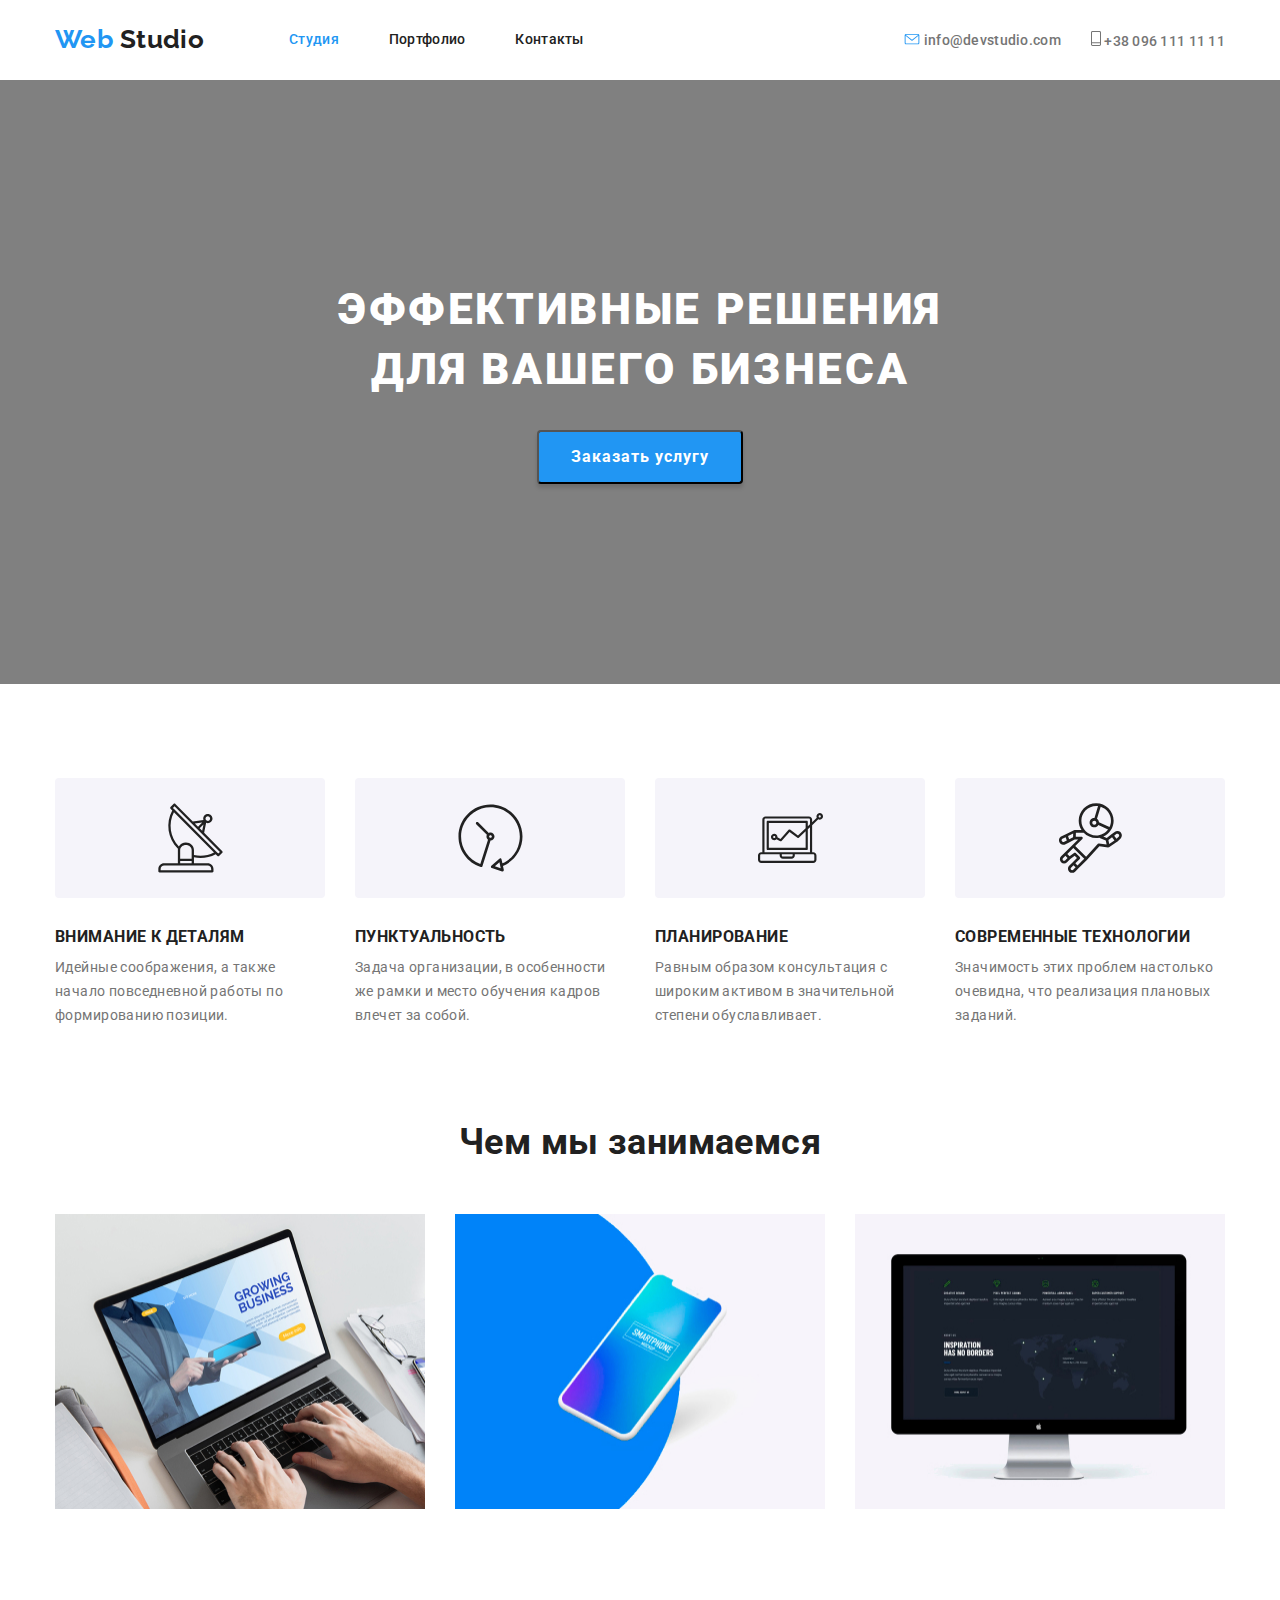
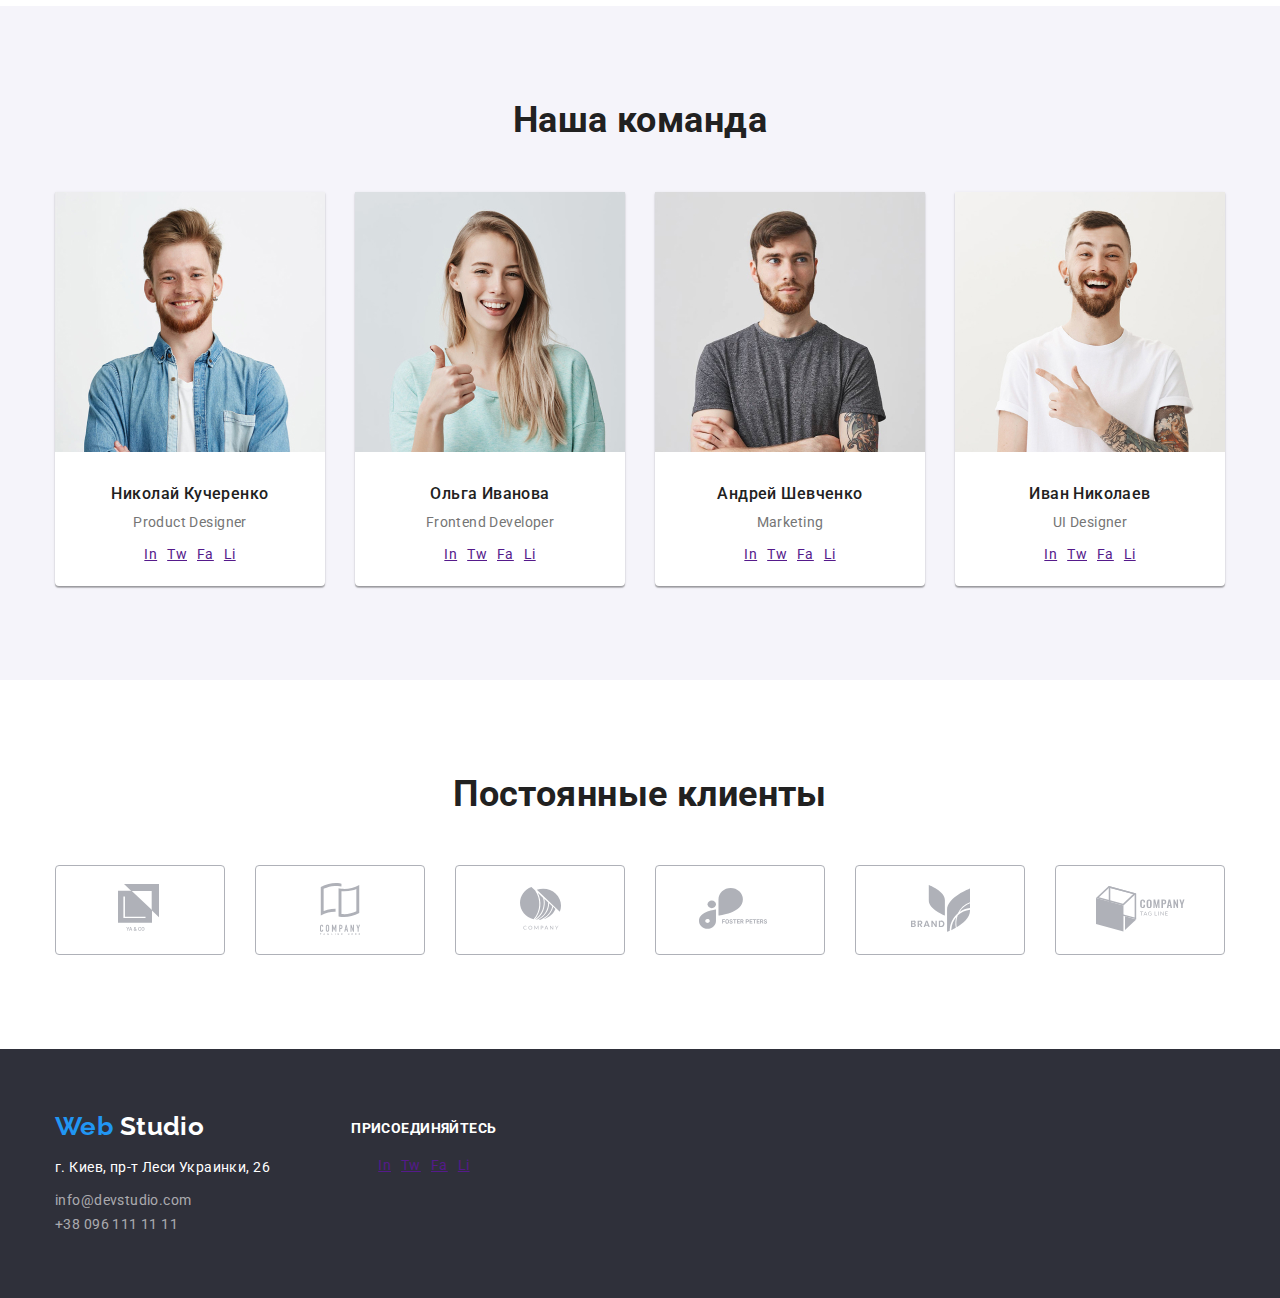
<file: index.html>
<!DOCTYPE html>
<html lang="ru">
  <head>
    <meta charset="UTF-8" />
    <meta name="viewport" content="width=device-width, initial-scale=1.0" />
    <link rel="stylesheet" href="./css/normalize.css" />
    <link rel="stylesheet" href="./css/style.css" />
    <title>Web Studio</title>
    <link
      href="https://fonts.googleapis.com/css2?family=Raleway:wght@700&family=Roboto:ital,wght@0,400;0,500;0,700;1,900&display=swap"
      rel="stylesheet"
    />
  </head>
  <body>
    <!-- Шапка сайта -->
    <header class="header">
      <div class="container">
        <nav class="navigation">
          <a href="./index.html" lang="en" class="logo"
            >Web <span class="up">Studio</span></a
          >
          <ul class="site-nav list">
            <li class="site-nav-item">
              <a href="./index.html" class="link current">Студия</a>
            </li>
            <li class="site-nav-item">
              <a href="./portfolio.html" class="link">Портфолио</a>
            </li>
            <li class="site-nav-item"><a href="" class="link">Контакты</a></li>
          </ul>
        </nav>
        <ul class="contacts list">
          <li class="contacts-item">
            <img
              src="./images/main-page/envelope(hover).svg"
              alt="иконка конверта"
              width="16"
              height="11"
            />
            <a href="mailto:info@devstudio.com" class="link"
              >info@devstudio.com</a
            >
          </li>
          <li class="contacts-item">
            <img
              src="./images/main-page/Vector.svg"
              alt="иконка телефона"
              width="10"
              height="15"
            />
            <a href="tel:+380961111111" class="link">+38 096 111 11 11</a>
          </li>
        </ul>
      </div>
    </header>
    <main>
      <!-- Герой -->
      <section class="hero">
        <div class="container">
          <h1 class="hero-title">Эффективные решения для вашего бизнеса</h1>
          <button class="hero-button" type="button">Заказать услугу</button>
        </div>
      </section>
      <!-- Преимущества -->
      <section class="section">
        <div class="container">
          <h2 hidden class="section-title">Наши преимущества</h2>
          <ul class="advantages list">
            <li class="advantages-list">
              <div class="advantages-image">
                <img
                  src="./images/main-page/Vectorsatt.svg"
                  alt="иконка антенна"
                  width="65"
                  height="70"
                />
              </div>
              <h3 class="advantages-title">Внимание к деталям</h3>
              <p class="advantages-item">
                Идейные соображения, а также начало повседневной работы по
                формированию позиции.
              </p>
            </li>
            <li class="advantages-list">
              <div class="advantages-image">
                <img
                  src="./images/main-page/Vector(1).svg"
                  alt="иконка часы"
                  width="65"
                  height="70"
                />
              </div>
              <h3 class="advantages-title">Пунктуальность</h3>
              <p class="advantages-item">
                Задача организации, в особенности же рамки и место обучения
                кадров влечет за собой.
              </p>
            </li>
            <li class="advantages-list">
              <div class="advantages-image">
                <img
                  src="./images/main-page/Vector(2).svg"
                  alt="иконка диаграмма"
                  width="65"
                  height="70"
                />
              </div>
              <h3 class="advantages-title">Планирование</h3>
              <p class="advantages-item">
                Равным образом консультация с широким активом в значительной
                степени обуславливает.
              </p>
            </li>
            <li class="advantages-list">
              <div class="advantages-image">
                <img
                  src="./images/main-page/Vector(3).svg"
                  alt="иконка астронавт"
                  width="65"
                  height="70"
                />
              </div>
              <h3 class="advantages-title">Современные технологии</h3>
              <p class="advantages-item">
                Значимость этих проблем настолько очевидна, что реализация
                плановых заданий.
              </p>
            </li>
          </ul>
        </div>
      </section>
      <!-- Чем мы занимаемся -->
      <section class="section section-service">
        <div class="container">
          <h2 class="section-title">Чем мы занимаемся</h2>
          <ul class="service list">
            <li class="service-list">
              <img
                src="./images/main-page/img.jpg"
                alt="ноутбук"
                width="370"
                height="295"
              />
              <!-- <p class="service-item">Десктопные приложения</p> -->
            </li>
            <li class="service-list">
              <img
                src="./images/main-page/box.jpg"
                alt="мобильный телефон"
                width="370"
                height="295"
              />
              <!-- <p class="service-item">Мобильные приложения</p> -->
            </li>
            <li class="service-list">
              <img
                src="./images/main-page/img(1).jpg"
                alt="экран монитора"
                width="370"
                height="295"
              />
              <!-- <p class="service-item">Дизайнерские решения</p> -->
            </li>
          </ul>
        </div>
      </section>
      <!-- Наша команда -->
      <section class="section section-team">
        <div class="container">
          <h2 class="section-title">Наша команда</h2>
          <ul class="team list">
            <li class="team-list">
              <img
                src="./images/main-page/1.jpg"
                alt="фото Николая Кучеренко"
                width="270"
                height="260"
              />
              <h3 class="team-name">Николай Кучеренко</h3>
              <p class="team-position">Product Designer</p>
              <ul class="social list">
                <li class="social-link">
                  <a href="" class="link" aria-label="Сссылка на Instagram"
                    >In
                  </a>
                </li>
                <li class="social-link">
                  <a href="" class="link" aria-label="Сссылка на Twitter"
                    >Tw
                  </a>
                </li>
                <li class="social-link">
                  <a href="" class="link" aria-label="Сссылка на Facebook"
                    >Fa
                  </a>
                </li>
                <li class="social-link">
                  <a href="" class="link" aria-label="Сссылка на LinkedIn"
                    >Li
                  </a>
                </li>
              </ul>
            </li>
            <li class="team-list">
              <img
                src="./images/main-page/2.jpg"
                alt="фото Ольга Иванова"
                width="270"
                height="260"
              />
              <h3 class="team-name">Ольга Иванова</h3>
              <p class="team-position">Frontend Developer</p>
              <ul class="social list">
                <li class="social-link">
                  <a href="" class="link" aria-label="Сссылка на Instagram"
                    >In
                  </a>
                </li>
                <li class="social-link">
                  <a href="" class="link" aria-label="Сссылка на Twitter"
                    >Tw
                  </a>
                </li>
                <li class="social-link">
                  <a href="" class="link" aria-label="Сссылка на Facebook"
                    >Fa
                  </a>
                </li>
                <li class="social-link">
                  <a href="" class="link" aria-label="Сссылка на LinkedIn"
                    >Li
                  </a>
                </li>
              </ul>
            </li>
            <li class="team-list">
              <img
                src="./images/main-page/3.jpg"
                alt="фото Андрей Шевченко"
                width="270"
                height="260"
              />
              <h3 class="team-name">Андрей Шевченко</h3>
              <p class="team-position">Marketing</p>
              <ul class="social list">
                <li class="social-link">
                  <a href="" class="link" aria-label="Сссылка на Instagram"
                    >In
                  </a>
                </li>
                <li class="social-link">
                  <a href="" class="link" aria-label="Сссылка на Twitter"
                    >Tw
                  </a>
                </li>
                <li class="social-link">
                  <a href="" class="link" aria-label="Сссылка на Facebook"
                    >Fa
                  </a>
                </li>
                <li class="social-link">
                  <a href="" class="link" aria-label="Сссылка на LinkedIn"
                    >Li
                  </a>
                </li>
              </ul>
            </li>
            <li class="team-list">
              <img
                src="./images/main-page/4.jpg"
                alt="фото Иван Николаев"
                width="270"
                height="260"
              />
              <h3 class="team-name">Иван Николаев</h3>
              <p class="team-position">UI Designer</p>
              <ul class="social list">
                <li class="social-link">
                  <a href="" class="link" aria-label="Сссылка на Instagram"
                    >In
                  </a>
                </li>
                <li class="social-link">
                  <a href="" class="link" aria-label="Сссылка на Twitter"
                    >Tw
                  </a>
                </li>
                <li class="social-link">
                  <a href="" class="link" aria-label="Сссылка на Facebook"
                    >Fa
                  </a>
                </li>
                <li class="social-link">
                  <a href="" class="link" aria-label="Сссылка на LinkedIn"
                    >Li
                  </a>
                </li>
              </ul>
            </li>
          </ul>
        </div>
      </section>
      <!-- Постоянные клиенты -->
      <section class="section">
        <div class="container">
          <h2 class="section-title">Постоянные клиенты</h2>
          <ul class="client list">
            <li class="client-list">
              <a href="" aria-label="Сссылка на клиент 1"
                ><img
                  class="client-image"
                  src="./images/main-page/logo1.svg"
                  alt="логотип клиент 1"
              /></a>
            </li>
            <li class="client-list">
              <a href="" aria-label="Сссылка на клиент 2"
                ><img src="./images/main-page/logo2.svg" alt="логотип клиент 2"
              /></a>
            </li>
            <li class="client-list">
              <a href="" aria-label="Сссылка на клиент 3"
                ><img src="./images/main-page/logo3.svg" alt="логотип клиент 3"
              /></a>
            </li>
            <li class="client-list">
              <a href="" aria-label="Сссылка на клиент 4"
                ><img src="./images/main-page/logo4.svg" alt="логотип клиент 4"
              /></a>
            </li>
            <li class="client-list">
              <a href="" aria-label="Сссылка на клиент 5"
                ><img src="./images/main-page/logo5.svg" alt="логотип клиент 5"
              /></a>
            </li>
            <li class="client-list">
              <a href="" aria-label="Сссылка на клиент 6"
                ><img src="./images/main-page/logo6.svg" alt="логотип клиент 6"
              /></a>
            </li>
          </ul>
        </div>
      </section>
    </main>
    <footer class="footer">
      <div class="container">
        <div class="footer-address">
          <a href="./index.html" lang="en" class="logo"
            >Web <span class="down">Studio</span></a
          >
          <address class="address">
            <p>г. Киев, пр-т Леси Украинки, 26</p>
            <a href="mailto:info@devstudio.com">info@devstudio.com</a><br />
            <a href="tel:+380961111111">+38 096 111 11 11</a>
          </address>
        </div>
        <div class="footer-join-us">
          <b class="join-us">Присоединяйтесь</b>
          <ul class="social list">
            <li class="social-link">
              <a href="" class="link" aria-label="Сссылка на Instagram">In </a>
            </li>
            <li class="social-link">
              <a href="" class="link" aria-label="Сссылка на Twitter">Tw </a>
            </li>
            <li class="social-link">
              <a href="" class="link" aria-label="Сссылка на Facebook">Fa </a>
            </li>
            <li class="social-link">
              <a href="" class="link" aria-label="Сссылка на LinkedIn">Li </a>
            </li>
          </ul>
        </div>
      </div>
    </footer>
  </body>
</html>
</file>
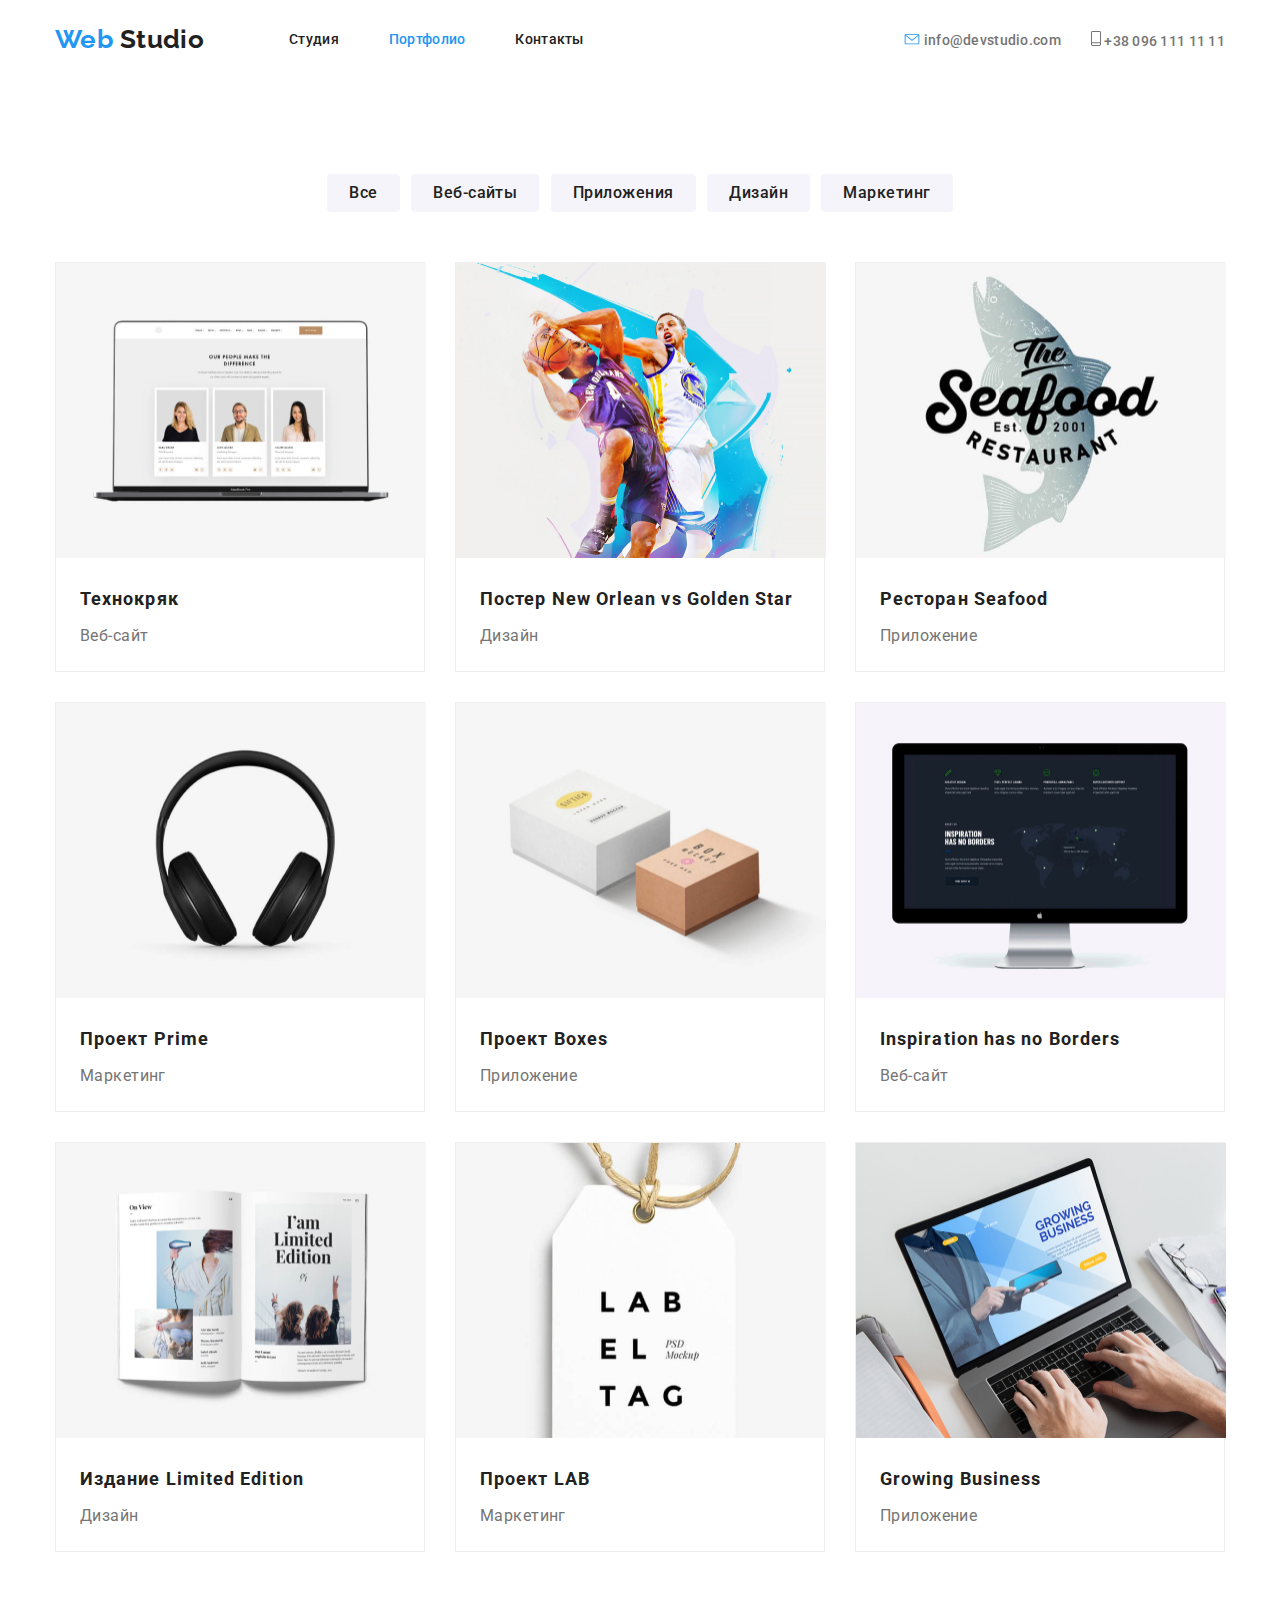
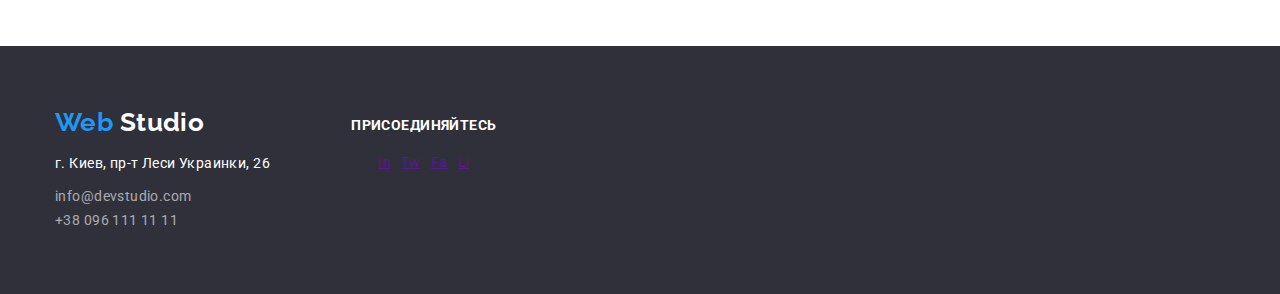
<file: portfolio.html>
<!DOCTYPE html>
<html lang="ru">
  <head>
    <meta charset="UTF-8" />
    <meta name="viewport" content="width=device-width, initial-scale=1.0" />
    <link rel="stylesheet" href="./css/normalize.css" />
    <link rel="stylesheet" href="./css/style.css" />
    <title>Portfolio</title>
    <link
      href="https://fonts.googleapis.com/css2?family=Raleway:wght@700&family=Roboto:ital,wght@0,400;0,500;0,700;1,900&display=swap"
      rel="stylesheet"
    />
  </head>
  <body>
    <!-- Шапка сайта -->
    <header class="header">
      <div class="container">
        <nav class="navigation">
          <a href="./index.html" lang="en" class="logo"
            >Web <span class="up">Studio</span></a
          >
          <ul class="site-nav list">
            <li class="site-nav-item">
              <a href="./index.html" class="link">Студия</a>
            </li>
            <li class="site-nav-item">
              <a href="./portfolio.html" class="link current">Портфолио</a>
            </li>
            <li class="site-nav-item"><a href="" class="link">Контакты</a></li>
          </ul>
        </nav>
        <ul class="contacts list">
          <li class="contacts-item">
            <img
              src="./images/main-page/envelope(hover).svg"
              alt="иконка конверта"
              width="16"
              height="11"
            />
            <a href="mailto:info@devstudio.com" class="link"
              >info@devstudio.com</a
            >
          </li>
          <li class="contacts-item">
            <img
              src="./images/main-page/Vector.svg"
              alt="иконка телефона"
              width="10"
              height="15"
            />
            <a href="tel:+380961111111" class="link">+38 096 111 11 11</a>
          </li>
        </ul>
      </div>
    </header>
    <main>
      <!-- Работы -->
      <section class="section">
        <div class="container">
          <h1 hidden>Наши работы</h1>
          <div class="filters">
            <button class="portfolio-button" type="button">Все</button>
            <button class="portfolio-button" type="button">Веб-сайты</button>
            <button class="portfolio-button" type="button">Приложения</button>
            <button class="portfolio-button" type="button">Дизайн</button>
            <button class="portfolio-button" type="button">Маркетинг</button>
          </div>
          <ul class="portfolio list">
            <li class="portfolio-item">
              <a href=""
                ><img
                  src="./images/portfolio-page/img-1.jpg"
                  alt="открытый сайт на ноутбуке"
                  width="370"
                  height="295"
                />
                <h2 class="portfolio-title">Технокряк</h2>
                <p class="portfolio-project">Веб-сайт</p>
                <!-- <p class="portfolio-description">
                  Технокряк это современная площадка распространения
                  коронавируса. Компании используют эту платформу для цифрового
                  шпионажа и атак на защищённые сервера конкурентов.
                </p> -->
              </a>
            </li>
            <li class="portfolio-item">
              <a href=""
                ><img
                  src="./images/portfolio-page/img-2.jpg"
                  alt="два баскетболиста"
                  width="370"
                  height="295"
                />
                <h2 class="portfolio-title">
                  Постер <span lang="en"> New Orlean vs Golden Star</span>
                </h2>
                <p class="portfolio-project">Дизайн</p>
                <!-- <p class="portfolio-description">
                  Технокряк это современная площадка распространения
                  коронавируса. Компании используют эту платформу для цифрового
                  шпионажа и атак на защищённые сервера конкурентов.
                </p> -->
              </a>
            </li>
            <li class="portfolio-item">
              <a href=""
                ><img
                  src="./images/portfolio-page/img-3.jpg"
                  alt="логотип ресторана морепродуктов"
                  width="370"
                  height="295"
                />
                <h2 class="portfolio-title">
                  Ресторан <span lang="en">Seafood</span>
                </h2>
                <p class="portfolio-project">Приложение</p>
                <!-- <p class="portfolio-description">
                  Технокряк это современная площадка распространения
                  коронавируса. Компании используют эту платформу для цифрового
                  шпионажа и атак на защищённые сервера конкурентов.
                </p> -->
              </a>
            </li>
            <li class="portfolio-item">
              <a href=""
                ><img
                  src="./images/portfolio-page/img-4.jpg"
                  alt="наушники"
                  width="370"
                  height="295"
                />
                <h2 class="portfolio-title">
                  Проект <span lang="en">Prime</span>
                </h2>
                <p class="portfolio-project">Маркетинг</p>
                <!-- <p class="portfolio-description">
                  Технокряк это современная площадка распространения
                  коронавируса. Компании используют эту платформу для цифрового
                  шпионажа и атак на защищённые сервера конкурентов.
                </p> -->
              </a>
            </li>
            <li class="portfolio-item">
              <a href=""
                ><img
                  src="./images/portfolio-page/img-5.jpg"
                  alt="две коробочки"
                  width="370"
                  height="295"
                />
                <h2 class="portfolio-title">
                  Проект <span lang="en">Boxes</span>
                </h2>
                <p class="portfolio-project">Приложение</p>
                <!-- <p class="portfolio-description">
                  Технокряк это современная площадка распространения
                  коронавируса. Компании используют эту платформу для цифрового
                  шпионажа и атак на защищённые сервера конкурентов.
                </p> -->
              </a>
            </li>
            <li class="portfolio-item">
              <a href=""
                ><img
                  src="./images/portfolio-page/img-6.jpg"
                  alt="монитор компьютера"
                  width="370"
                  height="295"
                />
                <h2 class="portfolio-title">
                  <span lang="en">Inspiration has no Borders</span>
                </h2>
                <p class="portfolio-project">Веб-сайт</p>
                <!-- <p class="portfolio-description">
                  Технокряк это современная площадка распространения
                  коронавируса. Компании используют эту платформу для цифрового
                  шпионажа и атак на защищённые сервера конкурентов.
                </p> -->
              </a>
            </li>
            <li class="portfolio-item">
              <a href=""
                ><img
                  src="./images/portfolio-page/img-7.jpg"
                  alt="открытый журнал"
                  width="370"
                  height="295"
                />
                <h2 class="portfolio-title">
                  Издание <span lang="en">Limited Edition</span>
                </h2>
                <p class="portfolio-project">Дизайн</p>
                <!-- <p class="portfolio-description">
                  Технокряк это современная площадка распространения
                  коронавируса. Компании используют эту платформу для цифрового
                  шпионажа и атак на защищённые сервера конкурентов.
                </p> -->
              </a>
            </li>
            <li class="portfolio-item">
              <a href=""
                ><img
                  src="./images/portfolio-page/img-8.jpg"
                  alt="мокап бирка"
                  width="370"
                  height="295"
                />
                <h2 class="portfolio-title">
                  Проект <span lang="en">LAB</span>
                </h2>
                <p class="portfolio-project">Маркетинг</p>
                <!-- <p class="portfolio-description">
                  Технокряк это современная площадка распространения
                  коронавируса. Компании используют эту платформу для цифрового
                  шпионажа и атак на защищённые сервера конкурентов.
                </p> -->
              </a>
            </li>
            <li class="portfolio-item">
              <a href=""
                ><img
                  src="./images/portfolio-page/img-9.jpg"
                  alt="мужчина работает за ноутбуком"
                  width="370"
                  height="295"
                />
                <h2 class="portfolio-title">
                  <span lang="en">Growing Business</span>
                </h2>
                <p class="portfolio-project">Приложение</p>
                <!-- <p class="portfolio-description">
                  Технокряк это современная площадка распространения
                  коронавируса. Компании используют эту платформу для цифрового
                  шпионажа и атак на защищённые сервера конкурентов.
                </p> -->
              </a>
            </li>
          </ul>
        </div>
      </section>
    </main>
    <footer class="footer">
      <div class="container">
        <div class="footer-address">
          <a href="./index.html" lang="en" class="logo"
            >Web <span class="down">Studio</span></a
          >
          <address class="address">
            <p>г. Киев, пр-т Леси Украинки, 26</p>
            <a href="mailto:info@devstudio.com">info@devstudio.com</a><br />
            <a href="tel:+380961111111">+38 096 111 11 11</a>
          </address>
        </div>
        <div class="footer-join-us">
          <b class="join-us">Присоединяйтесь</b>
          <ul class="social list">
            <li class="social-link">
              <a href="" class="link" aria-label="Сссылка на Instagram">In </a>
            </li>
            <li class="social-link">
              <a href="" class="link" aria-label="Сссылка на Twitter">Tw </a>
            </li>
            <li class="social-link">
              <a href="" class="link" aria-label="Сссылка на Facebook">Fa </a>
            </li>
            <li class="social-link">
              <a href="" class="link" aria-label="Сссылка на LinkedIn">Li </a>
            </li>
          </ul>
        </div>
      </div>
    </footer>
  </body>
</html>
</file>
<file: css/style.css>
:root {
  --primary-title-color: #212121;
  --grey-text-color: #757575;
  --white-text-color: #ffffff;
  --accent-text-color: #2196f3;
}
html {
  box-sizing: border-box;
}

*,
*::before,
*::after {
  box-sizing: inherit;
}

.container {
  width: 1200px;
  padding-left: 15px;
  padding-right: 15px;
  margin-left: auto;
  margin-right: auto;
}
body {
  background-color: #ffffff;
  color: var(--primary-title-color);
  font-family: "Roboto", sans-serif;
  letter-spacing: 0.03em;
  font-weight: 400;
  font-size: 14px;
}
/* логотип */
.logo {
  color: var(--accent-text-color);
  text-decoration: none;
  font-family: "Raleway", sans-serif;
  font-weight: 700;
  font-size: 26px;
  line-height: 1.2;
}
.logo .up {
  margin-right: 85px;
  color: var(--primary-title-color);
}
.logo .down {
  color: #ffffff;
  margin-right: 147px;
  margin-bottom: 20px;
}
.list {
  list-style: none;
  padding: 0;
  margin: 0;
}

/* site-nav */
.site-nav {
  display: flex;
}

.site-nav-item:not(:last-child) {
  margin-right: 50px;
}

.navigation {
  display: flex;
  align-items: center;
}

.contacts {
  display: flex;
  align-items: center;
}

.contacts-item:not(:last-child) {
  margin-right: 30px;
}

.header .container {
  display: flex;
  justify-content: space-between;
}

.site-nav .link {
  display: block;
  padding-top: 32px;
  padding-bottom: 32px;
  color: inherit;
  text-decoration: none;
  font-family: Roboto;
  font-weight: 500;
  line-height: 1.14;
  letter-spacing: 0.02em;
}
.site-nav .link:hover,
.site-nav .link:focus {
  color: var(--accent-text-color);
}
.site-nav .link.current {
  color: var(--accent-text-color);
}
.contacts .link {
  color: var(--grey-text-color);
  text-decoration: none;
  font-family: Roboto;
  font-weight: 500;
  line-height: 1.14;
  letter-spacing: 0.02em;
}
.contacts .link:hover,
.contacts .link:focus {
  color: var(--accent-text-color);
}
/* герой */
.hero-title {
  margin-top: 0;
  margin-right: auto;
  margin-bottom: 30px;
  margin-left: auto;
  width: 696px;

  color: var(--white-text-color);
  font-weight: 900;
  font-size: 44px;
  line-height: 1.36;

  letter-spacing: 0.06em;
  text-transform: uppercase;
}
.hero {
  background-color: grey;
  padding-top: 200px;
  padding-bottom: 200px;
  text-align: center;
}

.hero-button {
  padding-top: 10px;
  padding-right: 32px;
  padding-bottom: 10px;
  padding-left: 32px;
  border-radius: 4px;
  min-width: 200px;
  box-shadow: 0px 4px 4px rgba(0, 0, 0, 0.15);

  color: var(--white-text-color);
  background-color: var(--accent-text-color);
  font-family: "Roboto", sans-serif;
  font-weight: 700;
  font-size: 16px;
  line-height: 1.87;
  text-align: center;
  letter-spacing: 0.06em;
}
.section {
  padding-top: 94px;
  padding-bottom: 94px;
}
.section-title {
  margin-top: 0;
  margin-bottom: 50px;
  font-weight: 700;
  font-size: 36px;
  line-height: 1.16;
  text-align: center;
}

/* преимущества */

.advantages .advantages-item {
  color: var(--grey-text-color);
  line-height: 1.71;
}
.advantages-title {
  margin-top: 30px;
  margin-bottom: 10px;
  font-weight: 700;
  line-height: 1.14;
  text-transform: uppercase;
}
.advantages {
  display: flex;
  justify-content: space-between;
}

.advantages-item {
  margin: 0;
}
.advantages-image img {
  display: block;
}
.advantages-image {
  display: flex;
  justify-content: center;
  align-items: center;
  background-color: #f5f4fa;
  width: 270px;
  height: 120px;
  border-radius: 4px;
}

.advantages-list:not(:last-child) {
  margin-right: 30px;
}

/* чем мы занимаемся */

.section-service {
  padding-top: 0;
}

.service {
  display: flex;
  justify-content: center;
}

.service-list:not(:last-child) {
  margin-right: 30px;
}
.service .service-item {
  margin: 0;
  color: var(--white-text-color);
  background-color: rgba(47, 48, 58, 0.8);
  font-weight: 700;
  line-height: 1.14;
  text-align: center;
  text-transform: uppercase;
}

/* наша команда */

.team {
  display: flex;
  justify-content: center;
}

.team-list:not(:last-child) {
  margin-right: 30px;
}
.team-list {
  text-align: center;
  width: 270px;
  background: #ffffff;
  box-shadow: 0px 2px 1px rgba(0, 0, 0, 0.2), 0px 1px 1px rgba(0, 0, 0, 0.14),
    0px 1px 3px rgba(0, 0, 0, 0.12);
  border-radius: 0px 0px 4px 4px;
}
.section-team {
  background-color: #f5f4fa;
}
.team .team-position {
  margin-top: 0in;
  margin-bottom: 16px;
  color: var(--grey-text-color);
}
.team-name {
  font-weight: 500;
  font-size: 16px;
  line-height: 1.18;
  margin-top: 30px;
  margin-bottom: 10px;
}

.social {
  display: flex;
  justify-content: center;
  margin-bottom: 24px;
}
.social-link:not(:last-child) {
  margin-right: 10px;
}

.social .link:hover {
  color: var(--accent-text-color);
}
/* постоянные клиенты */

.client {
  display: flex;
  justify-content: center;
  align-content: center;
}
.client-list:not(:last-child) {
  margin-right: 30px;
}
.client-list {
  display: flex;
  justify-content: center;
  align-items: center;
  width: 170px;
  height: 90px;
  border: 1px solid #afb1b8;
  border-radius: 4px;
}

/* футер*/

.footer .container {
  display: flex;
  align-items: center;
}

.footer-address {
  padding-top: 60px;
  padding-bottom: 60px;
}
.address p {
  margin-bottom: 9px;

  color: var(--white-text-color);
  line-height: 1.71;
  font-style: normal;
}
.address a {
  text-decoration: none;
  color: rgba(255, 255, 255, 0.6);
  line-height: 1.71;
  font-style: normal;
}
.address a:not(:last-child) {
  margin-bottom: 9px;
}
footer {
  background-color: #2f303a;
}

.footer-join-us {
  padding-top: 72px;
  padding-bottom: 100px;
}

.join-us {
  display: block;
  margin-bottom: 20px;

  color: var(--white-text-color);
  font-weight: 700;
  line-height: 1.14;
  text-transform: uppercase;
}
/* портфолио */

.filters {
  text-align: center;
  margin-bottom: 50px;
}

.portfolio {
  display: flex;
  flex-wrap: wrap;
}

.portfolio-item {
  margin-right: 30px;
  margin-bottom: 30px;

  width: 370px;
  background: #ffffff;
  border: 1px solid #eeeeee;
}

.portfolio-item:hover {
  box-shadow: 1px 4px 6px rgba(0, 0, 0, 0.16), 0px 4px 4px rgba(0, 0, 0, 0.06),
    0px 1px 1px rgba(0, 0, 0, 0.12);
}

.portfolio-item:nth-child(3n) {
  margin-right: 0;
}

.portfolio-item:nth-last-child(-n + 3) {
  margin-bottom: 0;
}

.portfolio-button {
  padding-top: 6px;
  padding-right: 22px;
  padding-bottom: 6px;
  padding-left: 22px;

  font-family: Roboto;
  font-style: normal;
  font-weight: 500;
  font-size: 16px;
  line-height: 1.62;
  text-align: center;
  letter-spacing: 0.03em;

  color: var(--primary-title-color);
  background-color: #f5f4fa;
  border-radius: 4px;
  border: none;
}
.portfolio-button:not(:last-child) {
  margin-right: 8px;
}
.portfolio-button:hover,
.portfolio-button:focus {
  background-color: var(--accent-text-color);
  color: var(--white-text-color);
  border-radius: 4px;
}
.portfolio a {
  text-decoration: none;
}
.portfolio-title {
  margin-top: 20px;
  margin-right: 24px;
  margin-bottom: 4px;
  margin-left: 24px;

  font-weight: 700;
  font-size: 18px;
  line-height: 2;
  letter-spacing: 0.06em;
  color: var(--primary-title-color);
}
.portfolio-project {
  margin-top: 0;
  margin-right: 24px;
  margin-bottom: 20px;
  margin-left: 24px;

  font-size: 16px;
  line-height: 1.87;
  color: var(--grey-text-color);
}
.portfolio-description {
  font-size: 18px;
  line-height: 1.56;
  color: var(--white-text-color);
  background-color: rgba(33, 150, 243, 0.9);
}
</file>
